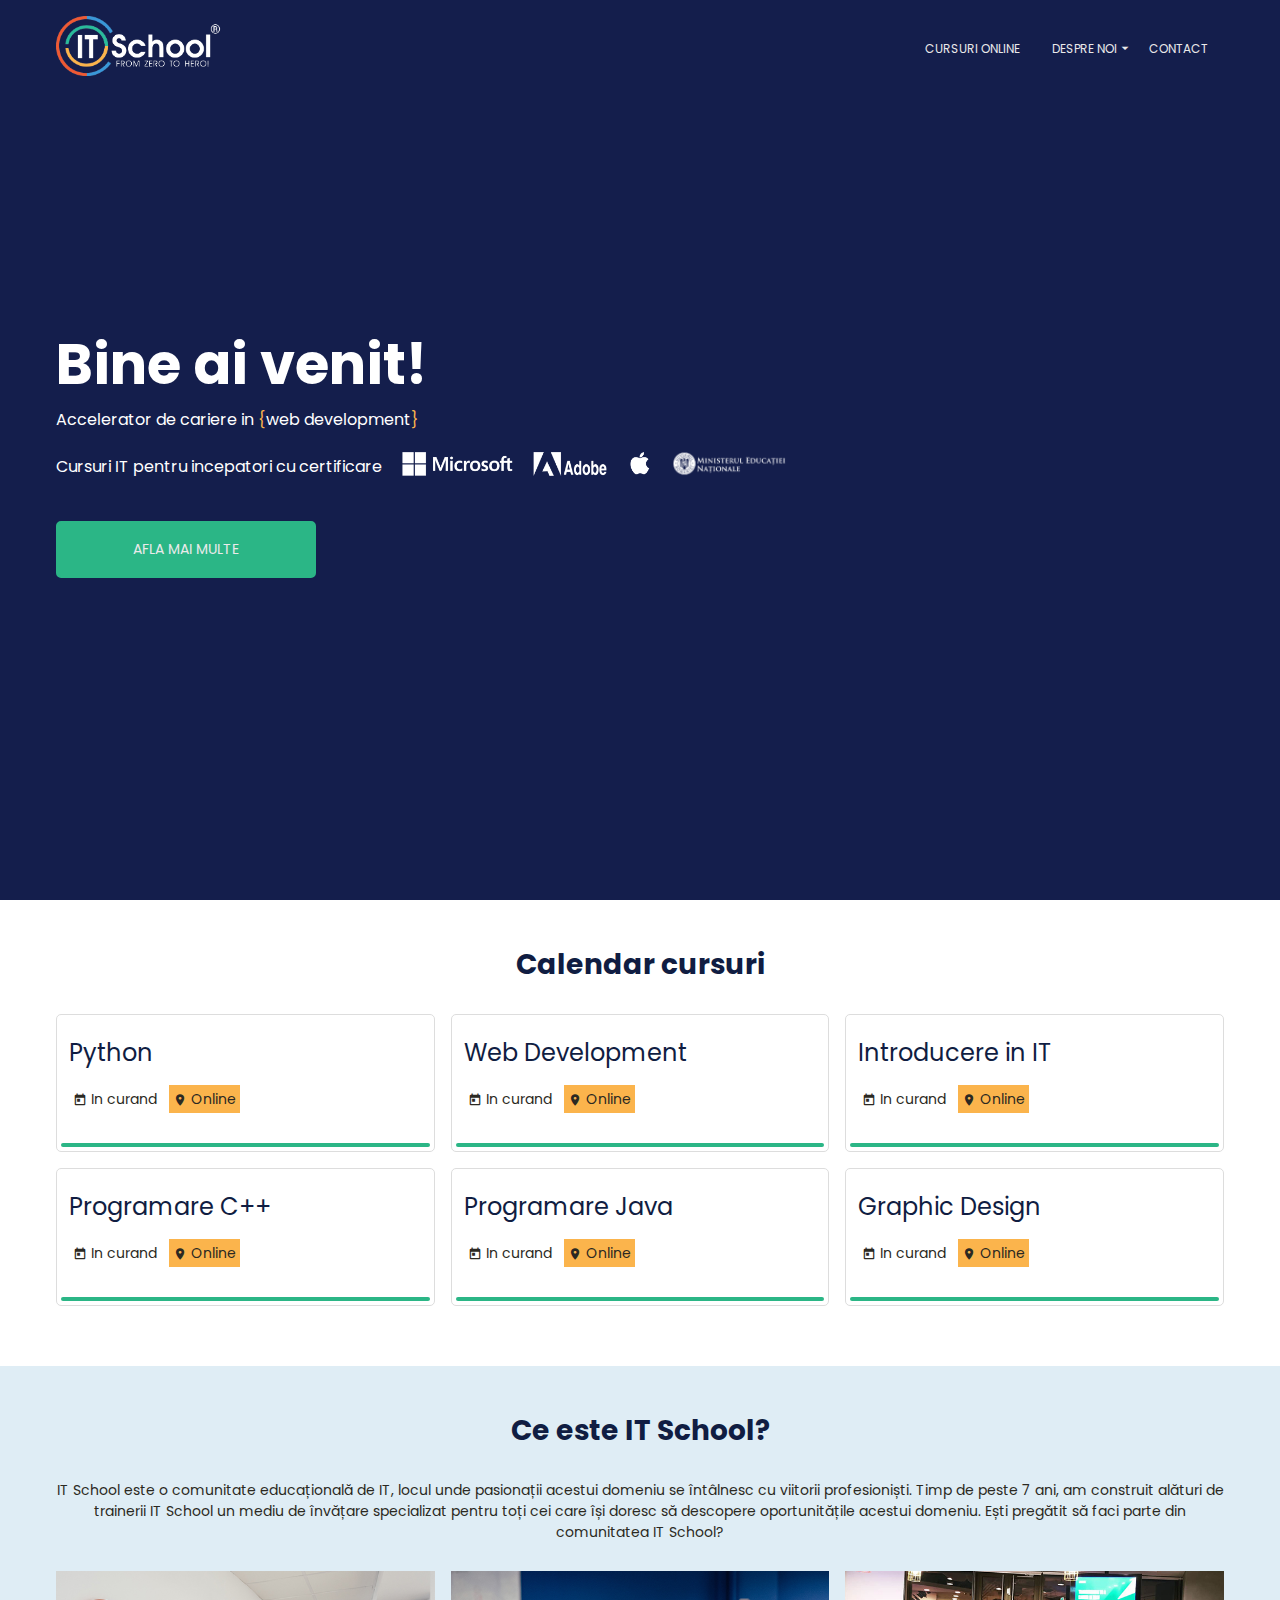
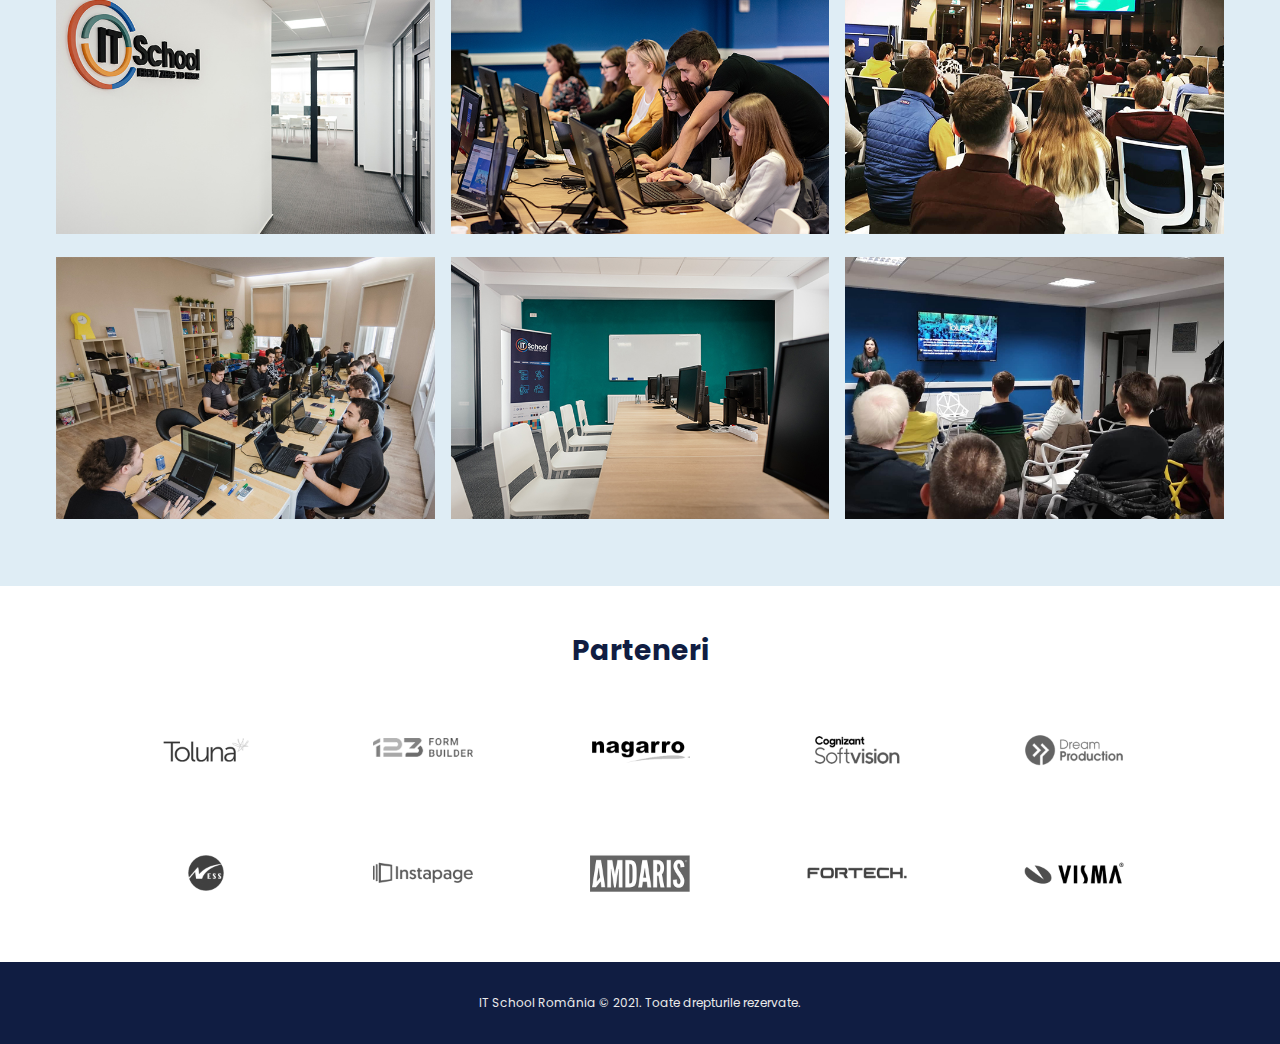
<file: index.html>
<!DOCTYPE html>
<html lang="en">
  <head>
    <meta charset="UTF-8" />
    <meta http-equiv="X-UA-Compatible" content="IE=edge" />
    <meta name="viewport" content="width=device-width, initial-scale=1.0" />
    <!-- Adaugam metatag-urile pentru Google -->
    <title>Clonă IT School</title>
    <meta name="description" content="O replică a site-ului itschool.ro" />

    <!-- Includem font-urile prima oara -->
    <link rel="preconnect" href="https://fonts.googleapis.com" />
    <link rel="preconnect" href="https://fonts.gstatic.com" crossorigin />
    <link
      href="https://fonts.googleapis.com/css2?family=Poppins:ital,wght@0,400;0,700;1,400&display=swap"
      rel="stylesheet"
    />
    <!-- Pentru iconite -->
    <link
      href="https://fonts.googleapis.com/icon?family=Material+Icons"
      rel="stylesheet"
    />
    <!-- Includem CSS-urile noastre -->
    <link rel="stylesheet" href="css/main.css" />
    <link rel="stylesheet" href="css/home.css" />
  </head>

  <body>
    <nav>
      <div class="container">
        <a href="index.html" class="logo-link">
          <img src="img/itschool-logo.png" alt="itschool logo" />
        </a>
        <div class="menu-icon-container">
          <!-- Iconita de meniu + checkbox-ul sunt pentru mobile. -->
          <span class="material-icons menu-icon"> menu </span>
          <input type="checkbox" />
          <ul>
            <li>
              <a href="pages/courses.html"> Cursuri Online </a>
            </li>
            <li class="about-us">
              <a href="pages/about.html">
                Despre Noi
                <!-- Iconita luata de pe Material Icons. -->
                <span class="material-icons arrow-down-icon">
                  arrow_drop_down
                </span>
              </a>
              <!-- Submeniul afisat la hover pe "Despre noi" -->
              <div class="submenu">
                <a href="index.html">IT School</a>
                <a href="pages/about.html">Despre Noi</a>
              </div>
            </li>
            <li>
              <a href="pages/contact.html"> Contact </a>
            </li>
          </ul>
        </div>
      </div>
    </nav>

    <main>
      <section class="welcome">
        <div class="container">
          <h1>Bine ai venit!</h1>
          <p>
            Accelerator de cariere in <span>{</span>web development<span
              >}</span
            >
          </p>
          <p>
            Cursuri IT pentru incepatori cu certificare
            <img src="img/microsoft.png" alt="Microsoft" />
            <img src="img/adobe.png" alt="Adobe" />
            <img src="img/apple.png" alt="Apple" />
            <img src="img/minister.png" alt="Ministerul Educatiei" />
          </p>
          <a href="pages/courses.html">Afla mai multe</a>
        </div>
      </section>

      <section class="courses">
        <!-- Pentru containerele care contin grid-uri folosim si clasa grid.
          Putem da mai multe clase unui tag de html, acestea se separa prin spatiu. -->
        <div class="container grid">
          <h2>Calendar cursuri</h2>
          <div class="courses-container">
            <!-- Fiecare curs are aceeasi structura. -->
            <div class="course-wrapper">
              <div class="course">
                <div class="content">
                  <h3>Python</h3>
                  <div class="badges">
                    <span class="date">
                      <span class="material-icons"> today </span>
                      <span>In curand</span>
                    </span>
                    <span class="place">
                      <span class="material-icons"> location_on </span>
                      <span>Online</span>
                    </span>
                  </div>
                </div>
                <div class="bar"></div>
              </div>
            </div>
            <div class="course-wrapper">
              <div class="course">
                <div class="content">
                  <h3>Web Development</h3>
                  <div class="badges">
                    <span class="date">
                      <span class="material-icons"> today </span>
                      <span>In curand</span>
                    </span>
                    <span class="place">
                      <span class="material-icons"> location_on </span>
                      <span>Online</span>
                    </span>
                  </div>
                </div>
                <div class="bar"></div>
              </div>
            </div>
            <div class="course-wrapper">
              <div class="course">
                <div class="content">
                  <h3>Introducere in IT</h3>
                  <div class="badges">
                    <span class="date">
                      <span class="material-icons"> today </span>
                      <span>In curand</span>
                    </span>
                    <span class="place">
                      <span class="material-icons"> location_on </span>
                      <span>Online</span>
                    </span>
                  </div>
                </div>
                <div class="bar"></div>
              </div>
            </div>
            <div class="course-wrapper">
              <div class="course">
                <div class="content">
                  <h3>Programare C++</h3>
                  <div class="badges">
                    <span class="date">
                      <span class="material-icons"> today </span>
                      <span>In curand</span>
                    </span>
                    <span class="place">
                      <span class="material-icons"> location_on </span>
                      <span>Online</span>
                    </span>
                  </div>
                </div>
                <div class="bar"></div>
              </div>
            </div>
            <div class="course-wrapper">
              <div class="course">
                <div class="content">
                  <h3>Programare Java</h3>
                  <div class="badges">
                    <span class="date">
                      <span class="material-icons"> today </span>
                      <span>In curand</span>
                    </span>
                    <span class="place">
                      <span class="material-icons"> location_on </span>
                      <span>Online</span>
                    </span>
                  </div>
                </div>
                <div class="bar"></div>
              </div>
            </div>
            <div class="course-wrapper">
              <div class="course">
                <div class="content">
                  <h3>Graphic Design</h3>
                  <div class="badges">
                    <span class="date">
                      <span class="material-icons"> today </span>
                      <span>In curand</span>
                    </span>
                    <span class="place">
                      <span class="material-icons"> location_on </span>
                      <span>Online</span>
                    </span>
                  </div>
                </div>
                <div class="bar"></div>
              </div>
            </div>
          </div>
        </div>
      </section>

      <section class="who-we-are">
        <div class="container grid">
          <h2>Ce este IT School?</h2>
          <p>
            IT School este o comunitate educațională de IT, locul unde
            pasionații acestui domeniu se întâlnesc cu viitorii profesioniști.
            Timp de peste 7 ani, am construit alături de trainerii IT School un
            mediu de învățare specializat pentru toți cei care își doresc să
            descopere oportunitățile acestui domeniu. Ești pregătit să faci
            parte din comunitatea IT School?
          </p>
          <div class="images-container">
            <div class="image-wrapper">
              <img src="img/about-us-1.jpeg" alt="Office" />
            </div>
            <div class="image-wrapper">
              <img src="img/about-us-2.jpeg" alt="Students" />
            </div>
            <div class="image-wrapper">
              <img src="img/about-us-3.jpeg" alt="Conference" />
            </div>
            <div class="image-wrapper">
              <img src="img/about-us-4.jpeg" alt="Exam" />
            </div>
            <div class="image-wrapper">
              <img src="img/about-us-5.jpeg" alt="Classroom" />
            </div>
            <div class="image-wrapper">
              <img src="img/about-us-6.jpeg" alt="Training" />
            </div>
          </div>
        </div>
      </section>

      <section class="partners">
        <div class="container">
          <h2>Parteneri</h2>
          <div class="partners-container">
            <div class="image-wrapper">
              <img src="img/toluna.png" alt="Toluna" />
            </div>
            <div class="image-wrapper">
              <img src="img/123formbuilder.png" alt="123FormBuilder" />
            </div>
            <div class="image-wrapper">
              <img src="img/nagarro.png" alt="Nagarro" />
            </div>
            <div class="image-wrapper">
              <img src="img/cognizant.png" alt="Cognizant" />
            </div>
            <div class="image-wrapper">
              <img src="img/dreamproduction.png" alt="Dream Production" />
            </div>
            <div class="image-wrapper">
              <img src="img/ness.png" alt="Ness" />
            </div>
            <div class="image-wrapper">
              <img src="img/instapage.png" alt="Instapage" />
            </div>
            <div class="image-wrapper">
              <img src="img/amdaris.png" alt="Amdaris" />
            </div>
            <div class="image-wrapper">
              <img src="img/fortech.png" alt="Fortech" />
            </div>
            <div class="image-wrapper">
              <img src="img/visma.png" alt="Visma" />
            </div>
          </div>
        </div>
      </section>
    </main>

    <footer>
      <div class="container">
        <p>IT School România © 2021. Toate drepturile rezervate.</p>
      </div>
    </footer>
  </body>
</html>
</file>
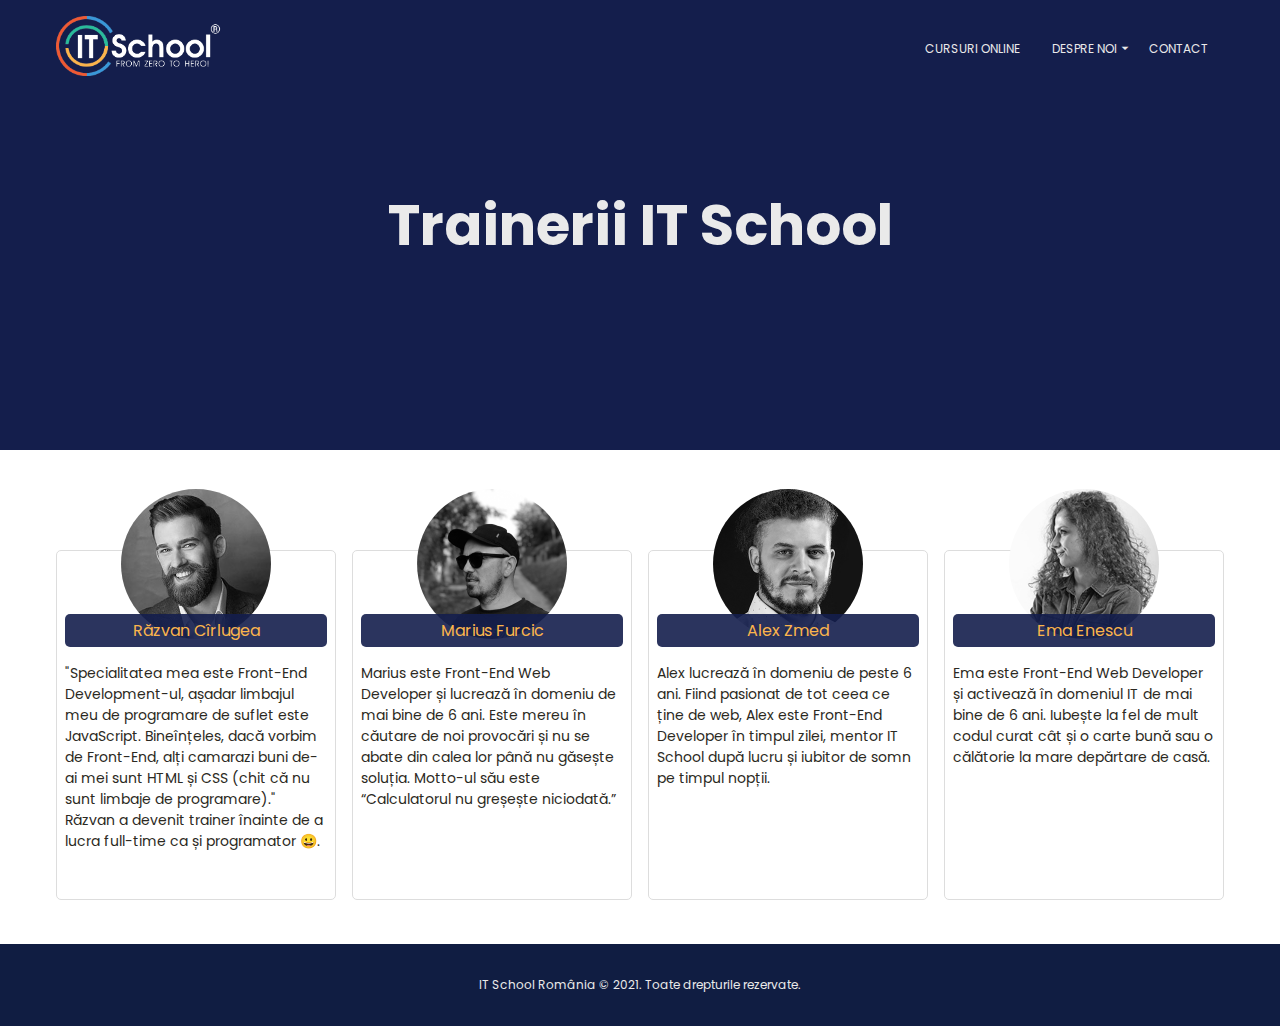
<file: pages/about.html>
<!DOCTYPE html>
<html lang="en">
  <head>
    <meta charset="UTF-8" />
    <meta http-equiv="X-UA-Compatible" content="IE=edge" />
    <meta name="viewport" content="width=device-width, initial-scale=1.0" />
    <!-- Adaugam metatag-urile pentru Google -->
    <title>Clonă IT School</title>
    <meta name="description" content="O replică a site-ului itschool.ro" />
    <!-- Includem font-urile prima oara -->
    <link rel="preconnect" href="https://fonts.googleapis.com" />
    <link rel="preconnect" href="https://fonts.gstatic.com" crossorigin />
    <link
      href="https://fonts.googleapis.com/css2?family=Poppins:ital,wght@0,400;0,700;1,400&display=swap"
      rel="stylesheet"
    />
    <!-- Pentru iconite -->
    <link
      href="https://fonts.googleapis.com/icon?family=Material+Icons"
      rel="stylesheet"
    />
    <!-- Includem CSS-urile noastre -->
    <link rel="stylesheet" href="../css/main.css" />
    <link rel="stylesheet" href="../css/about.css" />
  </head>
  <body>
    <nav>
      <div class="container">
        <a href="../index.html" class="logo-link">
          <img src="../img/itschool-logo.png" alt="itschool logo" />
        </a>
        <div class="menu-icon-container">
          <!-- Iconita de meniu + checkbox-ul sunt pentru mobile. -->
          <span class="material-icons menu-icon"> menu </span>
          <input type="checkbox" />
          <ul>
            <li>
              <a href="courses.html"> Cursuri Online </a>
            </li>
            <li class="about-us">
              <a href="about.html">
                Despre Noi
                <!-- Iconita luata de pe Material Icons. -->
                <span class="material-icons arrow-down-icon">
                  arrow_drop_down
                </span>
              </a>
              <!-- Submeniul afisat la hover pe "Despre noi" -->
              <div class="submenu">
                <a href="../index.html">IT School</a>
                <a href="about.html">Despre Noi</a>
              </div>
            </li>
            <li>
              <a href="contact.html"> Contact </a>
            </li>
          </ul>
        </div>
      </div>
    </nav>

    <main>
      <section class="welcome">
        <div class="container">
          <h1>Trainerii IT School</h1>
        </div>
      </section>

      <section class="trainers">
        <div class="container grid">
          <div class="trainers-container">
            <div class="trainer-wrapper">
              <div class="trainer">
                <div class="image-wrapper">
                  <img src="../img/razvan.jpg" alt="" />
                </div>
                <h3>Răzvan Cîrlugea</h3>
                <p>
                  "Specialitatea mea este Front-End Development-ul, așadar
                  limbajul meu de programare de suflet este JavaScript.
                  Bineînțeles, dacă vorbim de Front-End, alți camarazi buni
                  de-ai mei sunt HTML și CSS (chit că nu sunt limbaje de
                  programare)." Răzvan a devenit trainer înainte de a lucra
                  full-time ca și programator 😀.
                </p>
              </div>
            </div>
            <div class="trainer-wrapper">
              <div class="trainer">
                <div class="image-wrapper">
                  <img src="../img/marius.png" alt="" />
                </div>
                <h3>Marius Furcic</h3>
                <p>
                  Marius este Front-End Web Developer și lucrează în domeniu de
                  mai bine de 6 ani. Este mereu în căutare de noi provocări și
                  nu se abate din calea lor până nu găsește soluția. Motto-ul
                  său este “Calculatorul nu greșește niciodată.”
                </p>
              </div>
            </div>
            <div class="trainer-wrapper">
              <div class="trainer">
                <div class="image-wrapper">
                  <img src="../img/alex.jpeg" alt="" />
                </div>
                <h3>Alex Zmed</h3>
                <p>
                  Alex lucrează în domeniu de peste 6 ani. Fiind pasionat de tot
                  ceea ce ține de web, Alex este Front-End Developer în timpul
                  zilei, mentor IT School după lucru și iubitor de somn pe
                  timpul nopții.
                </p>
              </div>
            </div>
            <div class="trainer-wrapper">
              <div class="trainer">
                <div class="image-wrapper">
                  <img src="../img/ema.jpeg" alt="" />
                </div>
                <h3>Ema Enescu</h3>
                <p>
                  Ema este Front-End Web Developer și activează în domeniul IT
                  de mai bine de 6 ani. Iubește la fel de mult codul curat cât
                  și o carte bună sau o călătorie la mare depărtare de casă.
                </p>
              </div>
            </div>
          </div>
        </div>
      </section>
    </main>

    <footer>
      <div class="container">
        <p>IT School România © 2021. Toate drepturile rezervate.</p>
      </div>
    </footer>
  </body>
</html>
</file>
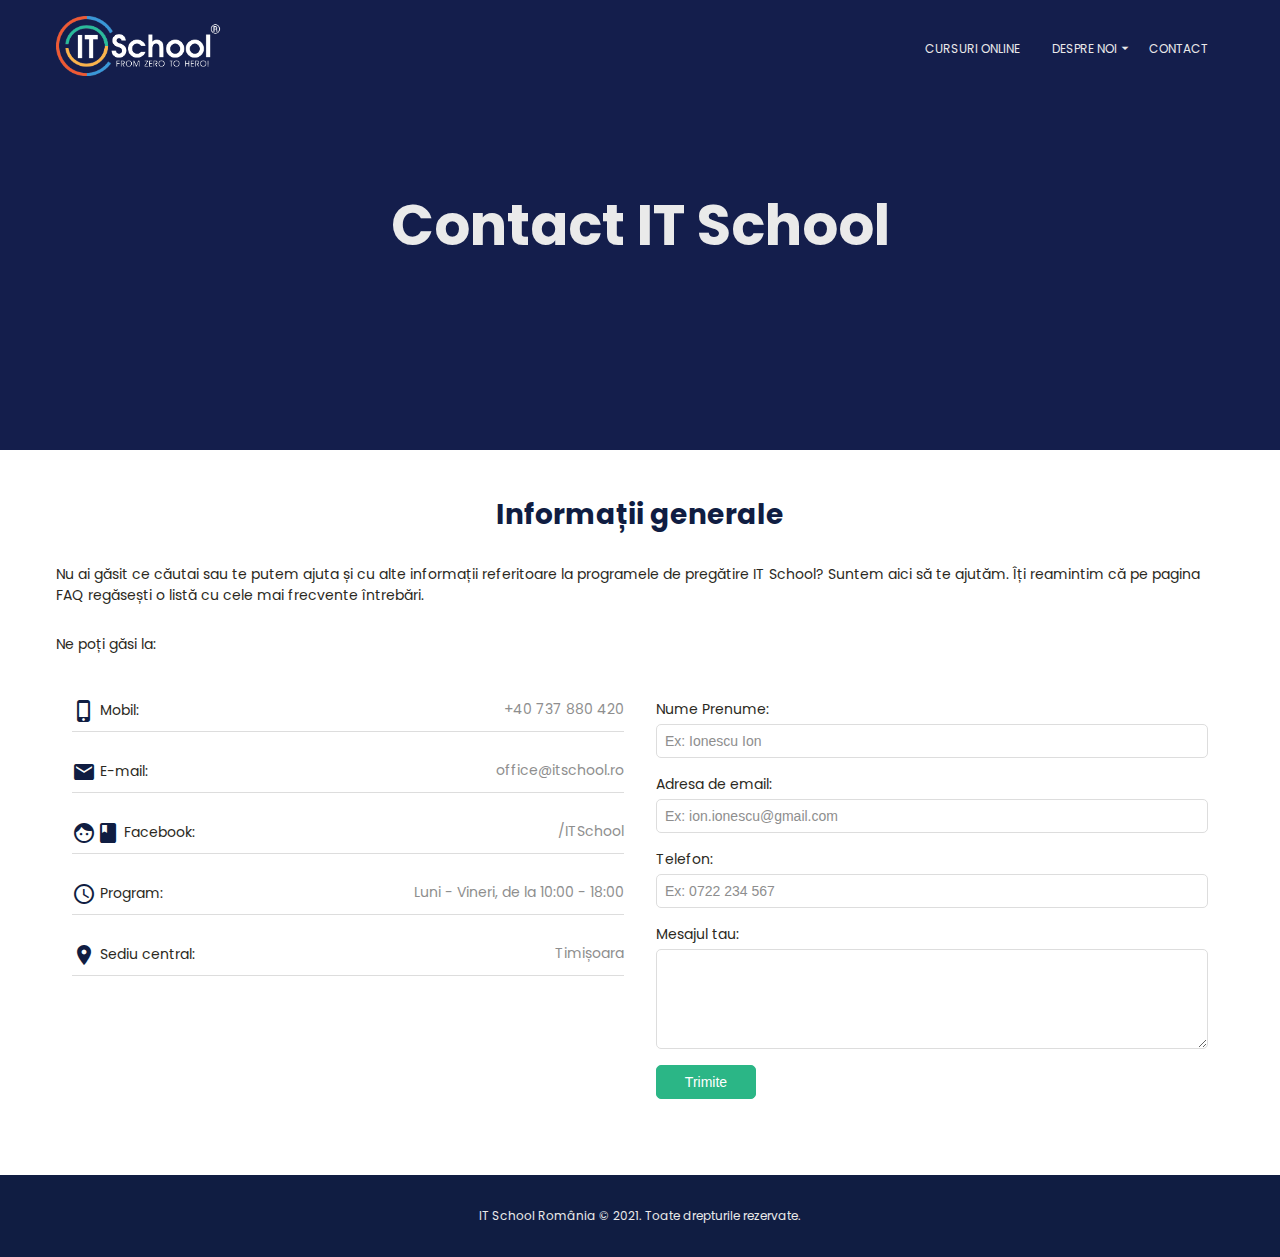
<file: pages/contact.html>
<!DOCTYPE html>
<html lang="en">
  <head>
    <meta charset="UTF-8" />
    <meta http-equiv="X-UA-Compatible" content="IE=edge" />
    <meta name="viewport" content="width=device-width, initial-scale=1.0" />
    <!-- Adaugam metatag-urile pentru Google -->
    <title>Clonă IT School</title>
    <meta name="description" content="O replică a site-ului itschool.ro" />
    <!-- Includem font-urile prima oara -->
    <link rel="preconnect" href="https://fonts.googleapis.com" />
    <link rel="preconnect" href="https://fonts.gstatic.com" crossorigin />
    <link
      href="https://fonts.googleapis.com/css2?family=Poppins:ital,wght@0,400;0,700;1,400&display=swap"
      rel="stylesheet"
    />
    <!-- Pentru iconite -->
    <link
      href="https://fonts.googleapis.com/icon?family=Material+Icons"
      rel="stylesheet"
    />
    <!-- Includem CSS-urile noastre -->
    <link rel="stylesheet" href="../css/main.css" />
    <link rel="stylesheet" href="../css/contact.css" />
  </head>

  <body>
    <nav>
      <div class="container">
        <a href="../index.html" class="logo-link">
          <img src="../img/itschool-logo.png" alt="itschool logo" />
        </a>
        <div class="menu-icon-container">
          <!-- Iconita de meniu + checkbox-ul sunt pentru mobile. -->
          <span class="material-icons menu-icon"> menu </span>
          <input type="checkbox" />
          <ul>
            <li>
              <a href="courses.html"> Cursuri Online </a>
            </li>
            <li class="about-us">
              <a href="about.html">
                Despre Noi
                <!-- Iconita luata de pe Material Icons. -->
                <span class="material-icons arrow-down-icon">
                  arrow_drop_down
                </span>
              </a>
              <!-- Submeniul afisat la hover pe "Despre noi" -->
              <div class="submenu">
                <a href="../index.html">IT School</a>
                <a href="about.html">Despre Noi</a>
              </div>
            </li>
            <li>
              <a href="contact.html"> Contact </a>
            </li>
          </ul>
        </div>
      </div>
    </nav>

    <main>
      <section class="welcome">
        <div class="container">
          <h1>Contact IT School</h1>
        </div>
      </section>

      <section class="contact">
        <div class="container">
          <h2>Informații generale</h2>
          <p class="main-paragraph">
            Nu ai găsit ce căutai sau te putem ajuta și cu alte informații
            referitoare la programele de pregătire IT School? Suntem aici să te
            ajutăm. Îți reamintim că pe pagina FAQ regăsești o listă cu cele mai
            frecvente întrebări.
          </p>
          <p class="main-paragraph">Ne poți găsi la:</p>
          <div class="contact-wrapper">
            <ul>
              <li>
                <p>
                  <span class="material-icons"> phone_iphone </span>
                  Mobil:
                </p>
                <a href="tel:0040737880420">+40 737 880 420</a>
              </li>
              <li>
                <p>
                  <span class="material-icons"> email </span>
                  E-mail:
                </p>
                <a href="mailto:office@itschool.ro">office@itschool.ro</a>
              </li>
              <li>
                <p>
                  <span class="material-icons"> facebook </span>
                  Facebook:
                </p>
                <a href="https://www.facebook.com/itschool.ro/">/ITSchool</a>
              </li>
              <li>
                <p>
                  <span class="material-icons"> schedule </span>
                  Program:
                </p>
                <p class="description">Luni - Vineri, de la 10:00 - 18:00</p>
              </li>
              <li>
                <p>
                  <span class="material-icons"> location_on </span>
                  Sediu central:
                </p>
                <p class="description">Timișoara</p>
              </li>
            </ul>
            <form class="contact-form">
              <label for="name">Nume Prenume:</label>
              <input type="text" placeholder="Ex: Ionescu Ion" id="name" />
              <label for="email">Adresa de email:</label>
              <input
                type="email"
                placeholder="Ex: ion.ionescu@gmail.com"
                id="email"
              />
              <label for="phone">Telefon:</label>
              <input type="tel" placeholder="Ex: 0722 234 567" id="phone" />
              <label for="message">Mesajul tau:</label>
              <textarea id="message"></textarea>
              <input type="submit" value="Trimite" />
            </form>
          </div>
        </div>
      </section>
    </main>

    <footer>
      <div class="container">
        <p>IT School România © 2021. Toate drepturile rezervate.</p>
      </div>
    </footer>
  </body>
</html>
</file>
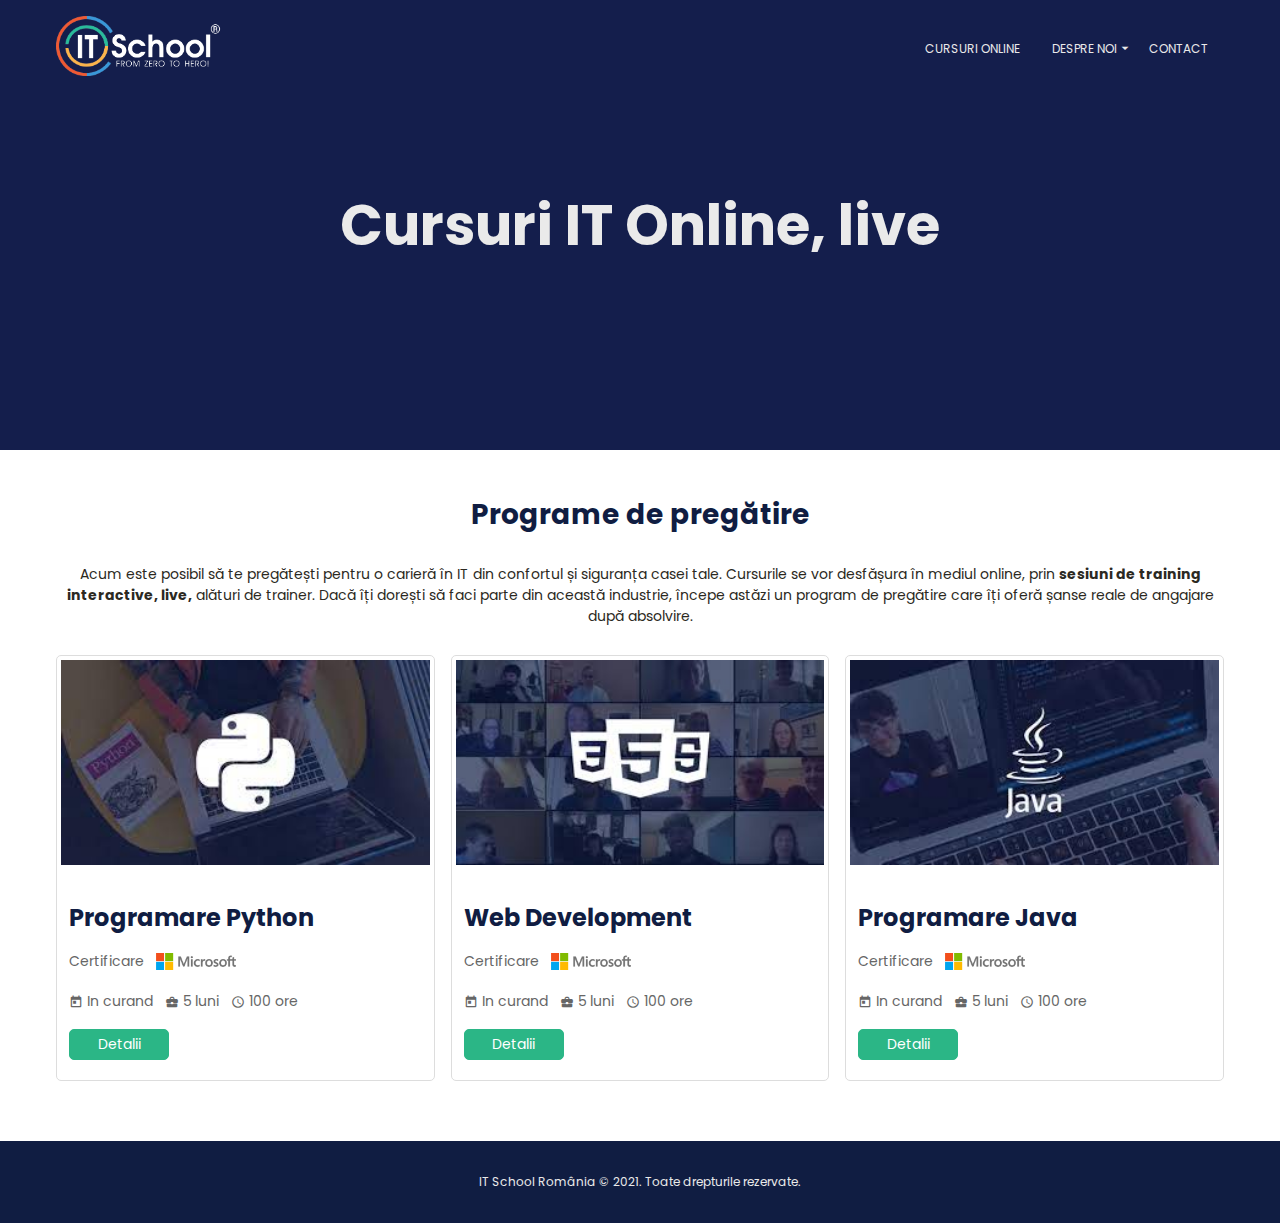
<file: pages/courses.html>
<!DOCTYPE html>
<html lang="en">
  <head>
    <meta charset="UTF-8" />
    <meta http-equiv="X-UA-Compatible" content="IE=edge" />
    <meta name="viewport" content="width=device-width, initial-scale=1.0" />
    <!-- Adaugam metatag-urile pentru Google -->
    <title>Clonă IT School</title>
    <meta name="description" content="O replică a site-ului itschool.ro" />
    <!-- Includem font-urile prima oara -->
    <link rel="preconnect" href="https://fonts.googleapis.com" />
    <link rel="preconnect" href="https://fonts.gstatic.com" crossorigin />
    <link
      href="https://fonts.googleapis.com/css2?family=Poppins:ital,wght@0,400;0,700;1,400&display=swap"
      rel="stylesheet"
    />
    <!-- Pentru iconite -->
    <link
      href="https://fonts.googleapis.com/icon?family=Material+Icons"
      rel="stylesheet"
    />
    <!-- Includem CSS-urile noastre -->
    <link rel="stylesheet" href="../css/main.css" />
    <link rel="stylesheet" href="../css/courses.css" />
  </head>

  <body>
    <nav>
      <div class="container">
        <a href="../index.html" class="logo-link">
          <img src="../img/itschool-logo.png" alt="itschool logo" />
        </a>
        <div class="menu-icon-container">
          <!-- Iconita de meniu + checkbox-ul sunt pentru mobile. -->
          <span class="material-icons menu-icon"> menu </span>
          <input type="checkbox" />
          <ul>
            <li>
              <a href="courses.html"> Cursuri Online </a>
            </li>
            <li class="about-us">
              <a href="about.html">
                Despre Noi
                <!-- Iconita luata de pe Material Icons. -->
                <span class="material-icons arrow-down-icon">
                  arrow_drop_down
                </span>
              </a>
              <!-- Submeniul afisat la hover pe "Despre noi" -->
              <div class="submenu">
                <a href="../index.html">IT School</a>
                <a href="about.html">Despre Noi</a>
              </div>
            </li>
            <li>
              <a href="contact.html"> Contact </a>
            </li>
          </ul>
        </div>
      </div>
    </nav>

    <main>
      <section class="welcome">
        <div class="container">
          <h1>Cursuri IT Online, live</h1>
        </div>
      </section>

      <section class="courses">
        <div class="container grid">
          <h2>Programe de pregătire</h2>
          <p class="main-paragraph">
            Acum este posibil să te pregătești pentru o carieră în IT din
            confortul și siguranța casei tale. Cursurile se vor desfășura în
            mediul online, prin
            <strong>sesiuni de training interactive, live,</strong> alături de
            trainer. Dacă îți dorești să faci parte din această industrie,
            începe astăzi un program de pregătire care îți oferă șanse reale de
            angajare după absolvire.
          </p>
          <div class="courses-container">
            <div class="course-wrapper">
              <div class="course">
                <img
                  class="course-image"
                  src="../img/python.jpeg"
                  alt="Python"
                />
                <div class="content">
                  <h3>Programare Python</h3>
                  <p class="certification">
                    Certificare
                    <img
                      class="microsoft-logo"
                      src="../img/microsoft-color.png"
                      alt="Microsoft"
                    />
                  </p>
                  <div class="badges">
                    <span class="date">
                      <span class="material-icons"> today </span>
                      <span>In curand</span>
                    </span>
                    <span class="time">
                      <span class="material-icons"> business_center </span>
                      <span>5 luni</span>
                    </span>
                    <span class="duration">
                      <span class="material-icons"> schedule </span>
                      <span>100 ore</span>
                    </span>
                  </div>
                  <a href="#">Detalii</a>
                </div>
              </div>
            </div>
            <div class="course-wrapper">
              <div class="course">
                <img
                  class="course-image"
                  src="../img/web-dev.jpeg"
                  alt="Web Development"
                />
                <div class="content">
                  <h3>Web Development</h3>
                  <p class="certification">
                    Certificare
                    <img
                      class="microsoft-logo"
                      src="../img/microsoft-color.png"
                      alt="Microsoft"
                    />
                  </p>
                  <div class="badges">
                    <span class="date">
                      <span class="material-icons"> today </span>
                      <span>In curand</span>
                    </span>
                    <span class="time">
                      <span class="material-icons"> business_center </span>
                      <span>5 luni</span>
                    </span>
                    <span class="duration">
                      <span class="material-icons"> schedule </span>
                      <span>100 ore</span>
                    </span>
                  </div>
                  <a href="#">Detalii</a>
                </div>
              </div>
            </div>
            <div class="course-wrapper">
              <div class="course">
                <img class="course-image" src="../img/Java.jpeg" alt="Java" />
                <div class="content">
                  <h3>Programare Java</h3>
                  <p class="certification">
                    Certificare
                    <img
                      class="microsoft-logo"
                      src="../img/microsoft-color.png"
                      alt="Microsoft"
                    />
                  </p>
                  <div class="badges">
                    <span class="date">
                      <span class="material-icons"> today </span>
                      <span>In curand</span>
                    </span>
                    <span class="time">
                      <span class="material-icons"> business_center </span>
                      <span>5 luni</span>
                    </span>
                    <span class="duration">
                      <span class="material-icons"> schedule </span>
                      <span>100 ore</span>
                    </span>
                  </div>
                  <a href="#">Detalii</a>
                </div>
              </div>
            </div>
          </div>
        </div>
      </section>
    </main>

    <footer>
      <div class="container">
        <p>IT School România © 2021. Toate drepturile rezervate.</p>
      </div>
    </footer>
  </body>
</html>
</file>
<file: css/main.css>
/* Adaugam varaibile */
:root {
  --text-primary: #101d42;
  --text-secondary: #fbb44c;
  --text-dark: #2b2922;
  --text-light: #eaeaea;
  --text-white: #ffffff;

  --bg-primary: #141e4c;
  --bg-secondary: #dfedf5;
  --bg-dark: #101d42;
  --bg-light: #ffffff;

  --button-color: #2bb686;

  --fs-large: 1rem;
  --fs-medium: 0.875rem;
  --fs-small: 0.75rem;

  --spacing-xl: 2.625rem;
  --spacing-large: 1.75rem;
  --spacing-medium: 1rem;
  --spacing-small: 0.5rem;
  --spacing-tiny: 0.25rem;

  --mobile-logo-height: 45px;
}

/* Resetam proprietatile default */
* {
  box-sizing: border-box;
}

body,
h1,
h2,
h3,
p {
  margin: 0;
  padding: 0;
}

ul {
  list-style-type: none;
  margin: 0;
  padding: 0;
}

a {
  display: block;
  text-decoration: none;
}

/* Resetam stilurile aduagate by default pe mobile */
input[type="submit"] {
  -webkit-appearance: none;
  -moz-appearance: none;
  appearance: none;
  opacity: 1;
}

/* Adaugam proprietati legate de font */
body {
  font-family: "Poppins", sans-serif;
}

h1 {
  font-size: 3.5rem;
}

h2 {
  font-size: 1.75rem;
}

h3 {
  font-size: 1.5rem;
}

p {
  font-size: var(--fs-medium);
}

/* Adaugam proprietati legate de culori */
h1 {
  color: var(--text-light);
}

h2 {
  color: var(--text-primary);
}

h3 {
  color: var(--text-secondary);
}

p {
  color: var(--text-dark);
}

/* Clase reutilizabile */
.container {
  max-width: 1200px;
  min-width: 320px;

  margin: auto;

  padding: var(--spacing-medium);
}

/* Layout */
body {
  display: flex;
  flex-direction: column;

  min-height: 100vh;
}

main {
  flex-grow: 1;
}

/* Stilizeara nav-ului */
nav {
  position: fixed;
  top: 0;

  width: 100%;

  background-color: var(--bg-primary);

  z-index: 2;
}

nav .container {
  display: flex;
  justify-content: space-between;
  align-items: center;
}

nav .logo-link {
  padding: 0;
}

nav img {
  width: auto;
  height: 60px;
}

/* Meniul si checkbox-ul sunt necesare doar pentru versiunea de mobile. */
nav .menu-icon {
  color: var(--text-light);
  display: none;
}

nav input[type="checkbox"] {
  display: none;
}

nav ul {
  display: flex;
}

nav li {
  position: relative;
}

nav a {
  font-size: var(--fs-small);
  /* Transformam textul sa contina doar majuscule.*/
  text-transform: uppercase;

  color: var(--text-light);

  padding: var(--spacing-medium);
}

nav .arrow-down-icon {
  font-size: var(--fs-large);

  /* Daca nu specificam top, left, right sau bottom, elementul va fi pozitionat automat, iar in acest caz il pozitioneaza fix cum trebuie. */
  position: absolute;
}

nav a:hover {
  color: var(--text-secondary);
}

nav .submenu {
  /* Initial, submeniul nu este afisat. Afisarea sa se face la hover pe parinte. */
  display: none;

  position: absolute;
  top: calc(100% - var(--spacing-small));
  left: var(--spacing-medium);

  width: 10rem;
  padding: var(--spacing-tiny) 0;

  background-color: var(--bg-dark);

  z-index: 3;
}

nav .submenu a {
  padding: var(--spacing-tiny) var(--spacing-small);
}

/* Atentie la acest selector! display: block se aplica pe elementul cu clasa submenu, doar atunci cand parintele cu clasa about us are hover! */
nav .about-us:hover .submenu {
  display: block;
}

/* Stilizarea pentru mobile */
@media (max-width: 768px) {
  nav img {
    height: var(--mobile-logo-height);
  }

  /* Ascundem link-urile si afisam iconita de meniu, la pachet cu checkbox-ul.
    De asemenea, ascundem submeniul (intrucat am avea nevoie de JS ca sa-l facem pe mobil) si iconita ce indica prezenta lui. */
  nav ul {
    display: none;
  }

  nav .menu-icon {
    display: block;
  }

  nav .arrow-down-icon {
    display: none;
  }

  nav .about-us:hover .submenu {
    display: none;
  }

  nav .menu-icon-container {
    position: relative;
  }

  /* Un nou tip de selector: sleectam input-ul care are ca atribut type="checkbox." */
  nav input[type="checkbox"] {
    /* Pe mobil checkbox-ul trebuie sa fie prezent pe ecran. */
    display: block;

    /* Practic, punem checkbox-ul deasupra iconitei de meniu. */
    position: absolute;
    top: 0;
    left: 0;

    height: 100%;
    width: 100%;

    /* Atentie, opacity 0 doar ascunde vizual elementul, ele inca este prezent pe ecran.*/
    opacity: 0;

    margin: 0;

    /* Schimbam afisajul cursorului mouse-ului. */
    cursor: pointer;
  }

  /* Doua tipuri noi de selector:
    1. input:checked => elementul este stilizat doar daca checkbox-ul se afla in starea checked.
    2. input:checked ~ ul => aplica CSS-ul doar pe FRATII (de acelasi nivel) lui input:checked aflati SUB el ca ordine. Evident, doar fratii care sunt ul. */
  nav input[type="checkbox"]:checked ~ ul {
    display: block;
    width: 100%;

    /* Cand vrem sa ne pozitionam absolut la viewport, folosim position: fixed. Position: absolute s-ar pozitiona fata de primul element relativ, ceea ce nu ne-ar ajuta. */
    position: fixed;
    /* Unde se afiseaza meniul extins pe mobil? Pai imediat sub nav. Cum calculam cat are nav-ul? Dimensiunea logo-ului + padding. */
    top: calc(var(--mobile-logo-height) + 2 * var(--spacing-medium));
    left: 0;

    background-color: var(--bg-dark);
  }
}

/* Footer */
footer {
  background-color: var(--bg-dark);
}

footer p {
  font-size: var(--fs-small);
  text-align: center;

  color: var(--text-light);

  padding: var(--spacing-medium) 0;
}
</file>
<file: css/home.css>
/* Welcome section */
.welcome {
  height: 100vh;
  width: 100%;
  background-color: var(--bg-primary);

  display: flex;
  justify-content: flex-start;
  align-items: center;
}

.welcome h1,
.welcome p {
  color: var(--text-white);
}

.welcome p {
  font-size: var(--fs-large);
  margin-bottom: var(--spacing-medium);
}

.welcome p:last-of-type {
  margin-bottom: var(--spacing-xl);
}

.welcome p span {
  color: var(--text-secondary);
}

.welcome img {
  height: 24px;
  width: auto;

  margin-left: var(--spacing-medium);

  /* Un bun exemplu de positionare relativa: mutam imaginile mai jos fata de pozitia lor initiala, pentru a arata mai bine. */
  position: relative;
  top: var(--spacing-tiny);
}

.welcome .container {
  display: flex;
  flex-direction: column;

  /* Vrem ca al nostru container sa ocupe tot spatiul disponibil. */
  flex-grow: 1;
}

.welcome a {
  color: var(--text-light);
  background-color: var(--button-color);

  font-size: var(--fs-medium);
  text-transform: uppercase;
  text-align: center;

  padding: var(--spacing-medium);
  border: 2px solid var(--button-color);
  border-radius: 5px;

  width: 260px;
}

.welcome a:hover {
  background-color: transparent;
}

@media (max-width: 768px) {
  .welcome h1 {
    font-size: 2.5rem;
  }

  /* Vrem ca ultimul paragraf sa nu aiba margine. */
  .welcome p:last-of-type {
    margin-bottom: 0;
  }

  .welcome img {
    display: block;

    margin-top: var(--spacing-medium);
    margin-left: var(--spacing-small);
  }

  .welcome a {
    /* Asundem butonul pe mobil. */
    display: none;
  }

  .welcome {
    padding-bottom: 4rem;
  }
}

/* Courses section */

/* Stilizarea se aplica doar pe un element care are IN ACELASI TIMP clasele container si grid. */
.courses .container.grid {
  padding: var(--spacing-medium) var(--spacing-small);
}

.courses h2 {
  text-align: center;
  margin: var(--spacing-large) 0;
}

.courses .courses-container {
  display: flex;
  flex-wrap: wrap;

  margin-bottom: var(--spacing-large);
}

.courses .course-wrapper {
  width: calc(100% / 3);

  padding-left: var(--spacing-small);
  padding-right: var(--spacing-small);
}

.courses .course {
  width: 100%;

  padding: var(--spacing-tiny);
  border: 1px solid #ddd;
  border-radius: 5px;
}

.courses .content {
  padding: var(--spacing-medium) var(--spacing-small);
}

.courses h3 {
  font-weight: 400;
  color: var(--text-primary);
}

.courses span {
  font-size: var(--fs-medium);
  color: var(--text-dark);
}

.courses .material-icons {
  /* Veritcal align aliniaza pe vertcala elementele inline. */
  vertical-align: middle;
}

.courses .date,
.courses .place {
  padding: var(--spacing-tiny);
}

.courses .place {
  background-color: var(--text-secondary);
  margin-left: var(--spacing-tiny);
}

.courses .course,
.courses h3,
.courses .badges {
  margin-bottom: var(--spacing-medium);
}

.courses .bar {
  background-color: var(--button-color);
  height: var(--spacing-tiny);
  border-radius: 10px;
}

@media (max-width: 992px) {
  .courses .course-wrapper {
    width: 50%;
  }
}

@media (max-width: 768px) {
  .courses .course-wrapper {
    width: 100%;
  }
}

/* About us section */
.who-we-are {
  background-color: var(--bg-secondary);
}

.who-we-are .container.grid {
  padding: var(--spacing-medium) var(--spacing-small);
}

.who-we-are h2,
.who-we-are p {
  text-align: center;
  margin-bottom: var(--spacing-large);
}

.who-we-are h2 {
  padding-top: var(--spacing-large);
}

.who-we-are .container.grid p {
  margin-right: var(--spacing-small);
  margin-left: var(--spacing-small);
}

.who-we-are .images-container {
  display: flex;
  flex-wrap: wrap;

  margin-bottom: var(--spacing-large);
}

.who-we-are .image-wrapper {
  width: calc(100% / 3);

  padding-left: var(--spacing-small);
  padding-right: var(--spacing-small);
  margin-bottom: var(--spacing-medium);
}

.who-we-are img {
  width: 100%;
  height: auto;
}

@media (max-width: 992px) {
  .who-we-are .image-wrapper {
    width: 50%;
  }
}

@media (max-width: 768px) {
  .who-we-are .image-wrapper {
    width: 100%;
  }
}

/* Partners section */
.partners h2 {
  text-align: center;
  padding-top: var(--spacing-large);
}

.partners h2,
.partners .partners-container {
  margin-bottom: var(--spacing-large);
}

.partners .partners-container {
  display: flex;
  flex-wrap: wrap;
  /* In cazul partenerilor, nu vrem ca imaginile sa se intinda pe tot randul, deci le spatiem cu justify-content: space-around. */
  justify-content: space-around;

  margin: 0 var(--spacing-xl);
}

.partners .image-wrapper {
  width: 100px;

  margin-right: var(--spacing-xl);
  margin-left: var(--spacing-xl);
  margin-bottom: var(--spacing-medium);
}

.partners img {
  width: 100%;
  height: auto;

  filter: grayscale(100%);
}

.partners img:hover {
  filter: grayscale(0);
}

@media (max-width: 768px) {
  .partners .partners-container {
    margin: 0 var(--spacing-small);
  }
}

@media (max-width: 576px) {
  .partners .image-wrapper {
    margin-right: var(--spacing-medium);
    margin-left: var(--spacing-medium);
  }
}
</file>
<file: css/about.css>
/* Welcome section */
.welcome {
  background-color: var(--bg-primary);
  height: 50vh;
  display: flex;
  justify-content: center;
  align-items: center;
}

.welcome h1 {
  text-align: center;
}

@media (max-width: 768px) {
  .welcome h1 {
    font-size: 2rem;
  }
}

/* Trainers section */
.trainers .container.grid {
  padding: var(--spacing-medium) var(--spacing-small);
}

.trainers .trainers-container {
  display: flex;
  flex-wrap: wrap;
  padding-bottom: var(--spacing-large);
}

.trainers .trainer-wrapper {
  width: 25%;
  padding: 0 var(--spacing-small);
}

.trainers .trainer {
  width: 100%;
  min-height: 350px;
  display: flex;
  flex-direction: column;
  align-items: center;
  border: 1px solid #ddd;
  border-radius: 5px;
  padding: var(--spacing-small);
  margin-top: calc(2 * var(--spacing-xl));
}

.trainers .image-wrapper {
  width: 150px;
  height: 150px;
  border-radius: 50%;
  overflow: hidden;
  margin-top: -70px;
}

.trainers img {
  width: 100%;
  height: auto;
  filter: grayscale(100%);
}

.trainers h3 {
  width: 100%;
  font-size: var(--fs-large);
  font-weight: 400;
  text-align: center;
  border-radius: 5px;
  background-color: rgba(20, 30, 76, 0.9);
  padding: var(--spacing-tiny) 0;
  margin-bottom: var(--spacing-medium);
  margin-top: -25px;
  z-index: 1;
}

@media (max-width: 992px) {
  .trainers .trainer-wrapper {
    width: calc(100% / 3);
  }
}

@media (max-width: 768px) {
  .trainers .trainer-wrapper {
    width: 50%;
  }

  .trainers .trainer {
    min-height: 310px;
  }
}

@media (max-width: 576px) {
  .trainers .trainer-wrapper {
    width: 100%;
  }

  .trainers .trainer {
    min-height: 0;
  }

  .trainers p {
    margin-bottom: var(--spacing-medium);
  }
}
</file>
<file: css/contact.css>
/* Welcome section */
.welcome {
  background-color: var(--bg-primary);
  height: 50vh;
  display: flex;
  justify-content: center;
  align-items: center;
}

.welcome h1 {
  text-align: center;
}

@media (max-width: 768px) {
  .welcome h1 {
    font-size: 2rem;
  }
}

/* Contact section */
.contact h2 {
  text-align: center;
  padding-top: var(--spacing-large);
}

.contact .main-paragraph {
  text-align: left;
}

.contact h2,
.contact .main-paragraph,
.contact .contact-wrapper {
  margin-bottom: var(--spacing-large);
}

.contact .contact-wrapper {
  display: flex;
}

.contact ul,
.contact form {
  width: 50%;
  display: flex;
  flex-direction: column;
  padding: var(--spacing-medium);
}

.contact li {
  display: flex;
  justify-content: space-between;
  padding-bottom: var(--spacing-small);
  margin-bottom: var(--spacing-large);
  border-bottom: 1px solid #ddd;
}

.contact .contact-wrapper p:not(.description),
.contact label,
.contact input,
.contact textarea {
  color: var(--text-dark);
}

.contact a,
.contact .description,
.contact input::placeholder {
  color: #8e8e8e;
}

.contact .contact-wrapper p,
.contact a,
.contact label,
.contact input,
.contact textarea {
  font-size: var(--fs-medium);
}

.contact a:hover {
  color: var(--text-primary);
}

.contact .material-icons {
  vertical-align: middle;
  color: var(--text-primary);
}

.contact input,
.contact textarea {
  padding: var(--spacing-small);
  border: 1px solid #ddd;
  border-radius: 5px;
  margin-bottom: var(--spacing-medium);
}

.contact input:focus,
.contact textarea:focus {
  border-color: #8e8e8e;
  outline: none;
}

.contact label {
  margin-bottom: var(--spacing-tiny);
}

.contact textarea {
  font-family: inherit;
  height: 100px;
}

.contact input[type="submit"] {
  font-size: var(--fs-medium);
  text-align: center;
  color: var(--text-white);
  background-color: var(--button-color);
  border: 1px solid var(--button-color);
  border-radius: 5px;
  padding: var(--spacing-small);
  width: 100px;
}

@media (max-width: 768px) {
  .contact .contact-wrapper {
    flex-direction: column;
  }

  .contact ul,
  .contact form {
    width: 100%;
    padding: 0;
  }

  .contact li {
    margin-bottom: var(--spacing-medium);
  }

  .contact li:last-of-type {
    margin-bottom: var(--spacing-large);
  }

  .contact input[type="submit"] {
    margin-bottom: 0;
  }
}
</file>
<file: css/courses.css>
/* Welcome section */
.welcome {
  background-color: var(--bg-primary);
  height: 50vh;
  display: flex;
  justify-content: center;
  align-items: center;
}

.welcome h1 {
  text-align: center;
}

@media (max-width: 768px) {
  .welcome h1 {
    font-size: 2rem;
  }
}

/* Courses section */
.courses .container.grid {
  padding: var(--spacing-medium) var(--spacing-small);
}

.courses h2 {
  padding-top: var(--spacing-large);
}

.courses .container.grid .main-paragraph {
  margin-left: var(--spacing-small);
  margin-right: var(--spacing-small);
}

.courses h2,
.courses .main-paragraph {
  text-align: center;
}

.courses h2,
.courses .main-paragraph,
.courses .courses-container {
  margin-bottom: var(--spacing-large);
}

.courses .courses-container {
  display: flex;
  flex-wrap: wrap;
}

.courses .course-wrapper {
  width: calc(100% / 3);
  padding-left: var(--spacing-small);
  padding-right: var(--spacing-small);
}

.courses .course {
  width: 100%;
  border: 1px solid #ddd;
  border-radius: 5px;
  padding: var(--spacing-tiny);
  margin-bottom: var(--spacing-medium);
}

.courses .course-image {
  width: 100%;
  height: auto;
  margin-bottom: var(--spacing-large);
}

.courses .microsoft-logo {
  width: 80px;
  height: auto;
  vertical-align: middle;
}

.courses h3 {
  color: var(--text-primary);
}

.courses span,
.courses .certification {
  font-size: var(--fs-medium);
  color: #666666;
}

.courses .material-icons {
  vertical-align: middle;
}

.courses .microsoft-logo,
.courses .time,
.courses .duration {
  margin-left: var(--spacing-small);
}

.courses h3,
.courses .certification,
.courses .badges,
.courses a {
  margin-bottom: var(--spacing-medium);
}

.courses .content {
  padding: 0 var(--spacing-small);
}

.courses a {
  color: var(--text-white);
  background-color: var(--button-color);
  font-size: var(--fs-medium);
  text-align: center;
  padding: var(--spacing-tiny);
  border: 1px solid var(--button-color);
  border-radius: 5px;
  width: 100px;
}

@media (max-width: 992px) {
  .courses .course-wrapper {
    width: 50%;
  }
}

@media (max-width: 768px) {
  .courses .course-wrapper {
    width: 100%;
  }
}
</file>
